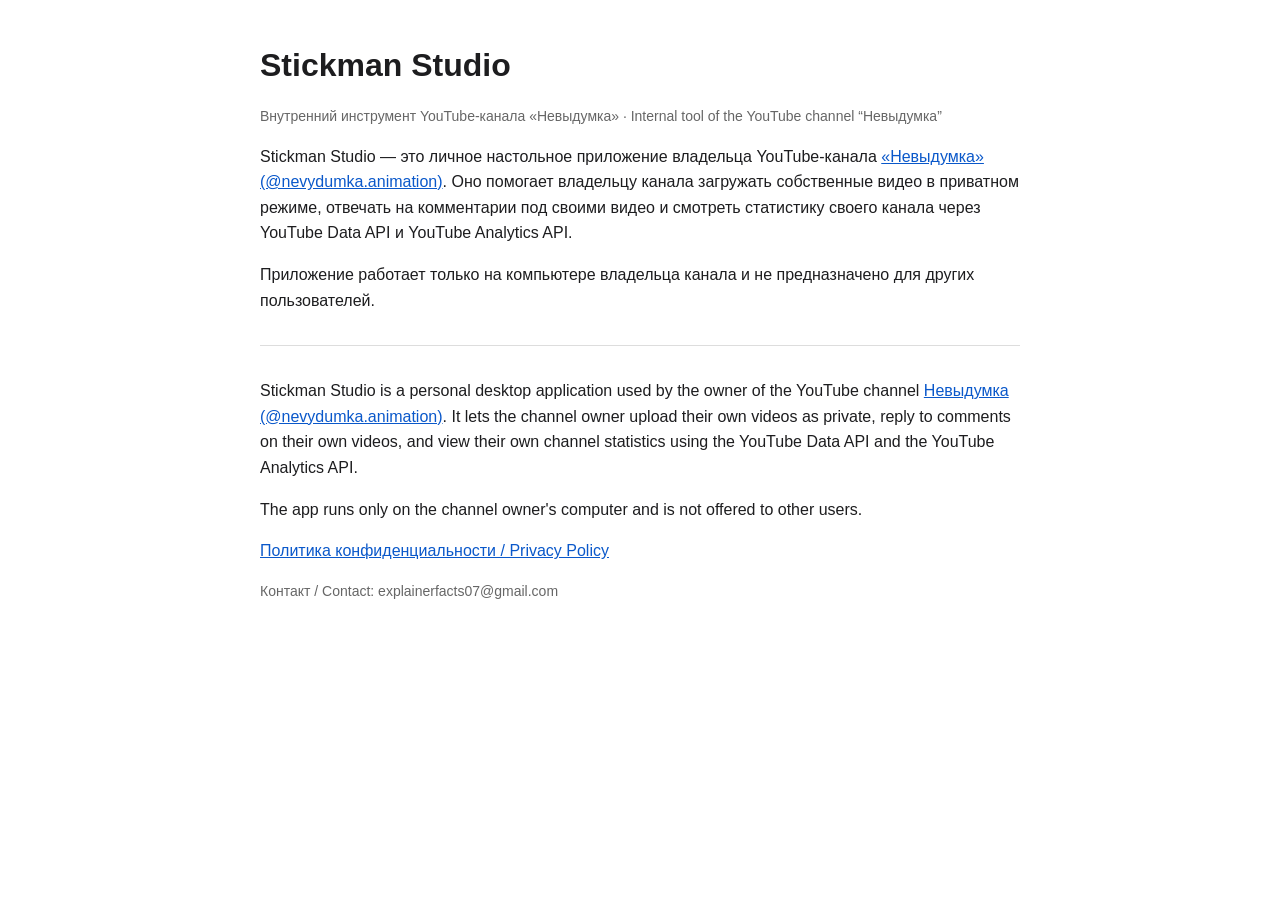
<file: index.html>
<!doctype html><html lang="ru"><head><meta charset="utf-8"><meta name="viewport" content="width=device-width,initial-scale=1">
<title>Stickman Studio</title><link rel="stylesheet" href="style.css"></head><body>
<h1>Stickman Studio</h1>
<p class="muted">Внутренний инструмент YouTube-канала «Невыдумка» · Internal tool of the YouTube channel “Невыдумка”</p>
<p>Stickman Studio — это личное настольное приложение владельца YouTube-канала <a href="https://www.youtube.com/@nevydumka.animation">«Невыдумка» (@nevydumka.animation)</a>. Оно помогает владельцу канала загружать собственные видео в приватном режиме, отвечать на комментарии под своими видео и смотреть статистику своего канала через YouTube Data API и YouTube Analytics API.</p>
<p>Приложение работает только на компьютере владельца канала и не предназначено для других пользователей.</p>
<hr>
<p>Stickman Studio is a personal desktop application used by the owner of the YouTube channel <a href="https://www.youtube.com/@nevydumka.animation">Невыдумка (@nevydumka.animation)</a>. It lets the channel owner upload their own videos as private, reply to comments on their own videos, and view their own channel statistics using the YouTube Data API and the YouTube Analytics API.</p>
<p>The app runs only on the channel owner's computer and is not offered to other users.</p>
<p><a href="privacy.html">Политика конфиденциальности / Privacy Policy</a></p>
<p class="muted">Контакт / Contact: explainerfacts07@gmail.com</p>
</body></html>
</file>
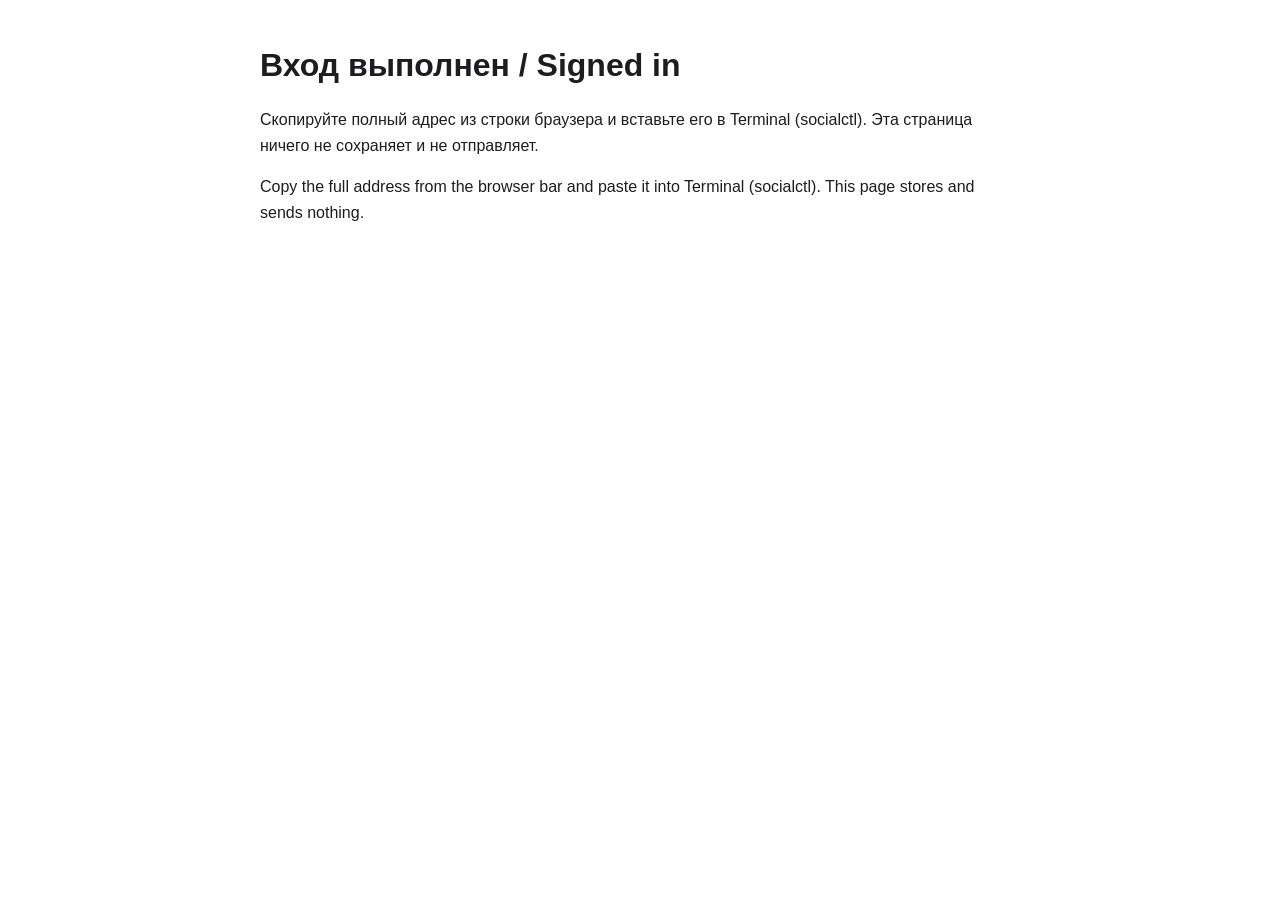
<file: ig-callback.html>
<!doctype html><html lang="ru"><head><meta charset="utf-8"><meta name="viewport" content="width=device-width,initial-scale=1">
<meta name="referrer" content="no-referrer"><meta name="robots" content="noindex">
<title>Stickman Studio · Instagram sign-in</title><link rel="stylesheet" href="style.css"></head><body>
<h1>Вход выполнен / Signed in</h1>
<p>Скопируйте полный адрес из строки браузера и вставьте его в Terminal (socialctl). Эта страница ничего не сохраняет и не отправляет.</p>
<p>Copy the full address from the browser bar and paste it into Terminal (socialctl). This page stores and sends nothing.</p>
</body></html>
</file>
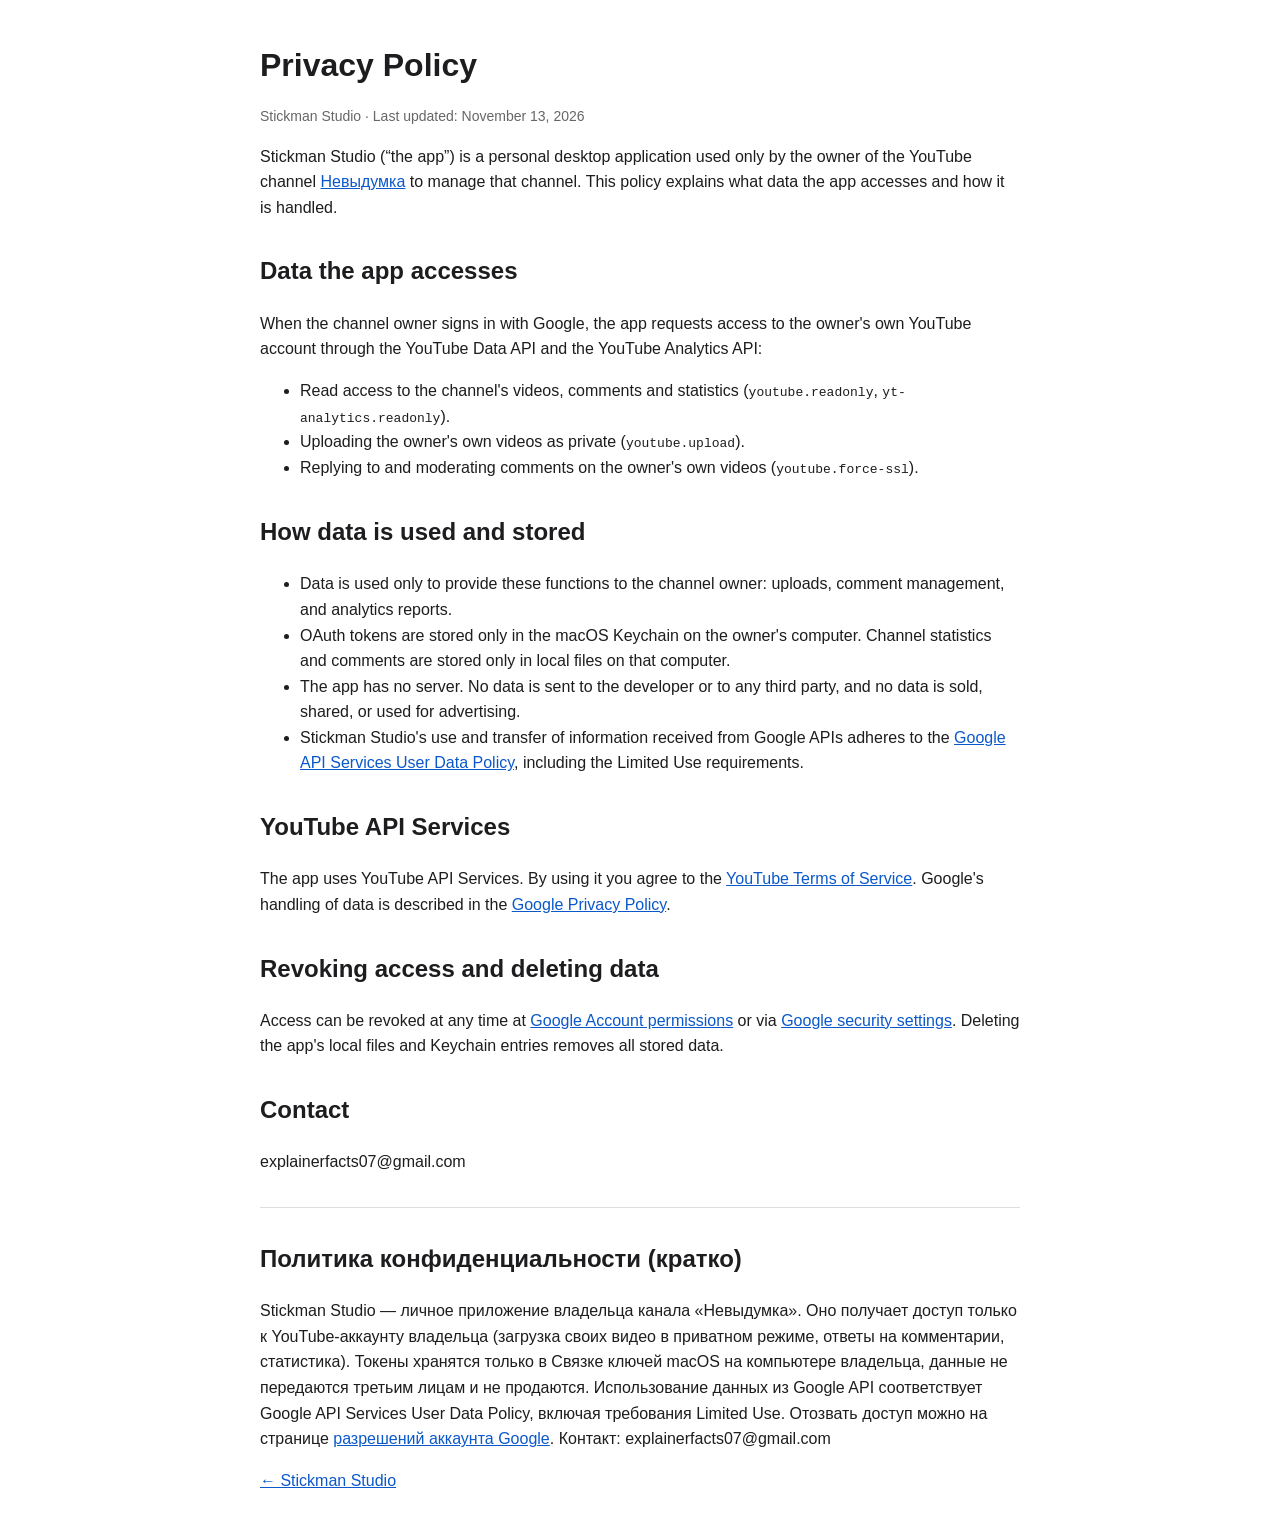
<file: privacy.html>
<!doctype html><html lang="en"><head><meta charset="utf-8"><meta name="viewport" content="width=device-width,initial-scale=1">
<title>Privacy Policy · Stickman Studio</title><link rel="stylesheet" href="style.css"></head><body>
<h1>Privacy Policy</h1>
<p class="muted">Stickman Studio · Last updated: November 13, 2026</p>
<p>Stickman Studio (“the app”) is a personal desktop application used only by the owner of the YouTube channel <a href="https://www.youtube.com/@nevydumka.animation">Невыдумка</a> to manage that channel. This policy explains what data the app accesses and how it is handled.</p>
<h2>Data the app accesses</h2>
<p>When the channel owner signs in with Google, the app requests access to the owner's own YouTube account through the YouTube Data API and the YouTube Analytics API:</p>
<ul>
<li>Read access to the channel's videos, comments and statistics (<code>youtube.readonly</code>, <code>yt-analytics.readonly</code>).</li>
<li>Uploading the owner's own videos as private (<code>youtube.upload</code>).</li>
<li>Replying to and moderating comments on the owner's own videos (<code>youtube.force-ssl</code>).</li>
</ul>
<h2>How data is used and stored</h2>
<ul>
<li>Data is used only to provide these functions to the channel owner: uploads, comment management, and analytics reports.</li>
<li>OAuth tokens are stored only in the macOS Keychain on the owner's computer. Channel statistics and comments are stored only in local files on that computer.</li>
<li>The app has no server. No data is sent to the developer or to any third party, and no data is sold, shared, or used for advertising.</li>
<li>Stickman Studio's use and transfer of information received from Google APIs adheres to the <a href="https://developers.google.com/terms/api-services-user-data-policy">Google API Services User Data Policy</a>, including the Limited Use requirements.</li>
</ul>
<h2>YouTube API Services</h2>
<p>The app uses YouTube API Services. By using it you agree to the <a href="https://www.youtube.com/t/terms">YouTube Terms of Service</a>. Google's handling of data is described in the <a href="https://policies.google.com/privacy">Google Privacy Policy</a>.</p>
<h2>Revoking access and deleting data</h2>
<p>Access can be revoked at any time at <a href="https://myaccount.google.com/permissions">Google Account permissions</a> or via <a href="https://security.google.com/settings/security/permissions">Google security settings</a>. Deleting the app's local files and Keychain entries removes all stored data.</p>
<h2>Contact</h2>
<p>explainerfacts07@gmail.com</p>
<hr>
<h2>Политика конфиденциальности (кратко)</h2>
<p>Stickman Studio — личное приложение владельца канала «Невыдумка». Оно получает доступ только к YouTube-аккаунту владельца (загрузка своих видео в приватном режиме, ответы на комментарии, статистика). Токены хранятся только в Связке ключей macOS на компьютере владельца, данные не передаются третьим лицам и не продаются. Использование данных из Google API соответствует Google API Services User Data Policy, включая требования Limited Use. Отозвать доступ можно на странице <a href="https://myaccount.google.com/permissions">разрешений аккаунта Google</a>. Контакт: explainerfacts07@gmail.com</p>
<p><a href="index.html">← Stickman Studio</a></p>
</body></html>
</file>
<file: style.css>
body{font-family:-apple-system,Segoe UI,Roboto,sans-serif;max-width:760px;margin:40px auto;padding:0 20px;line-height:1.6;color:#1d1d1f}
h1{margin-bottom:4px}h2{margin-top:32px}a{color:#0a58ca}.muted{color:#666;font-size:14px}hr{margin:32px 0;border:none;border-top:1px solid #ddd}
</file>
